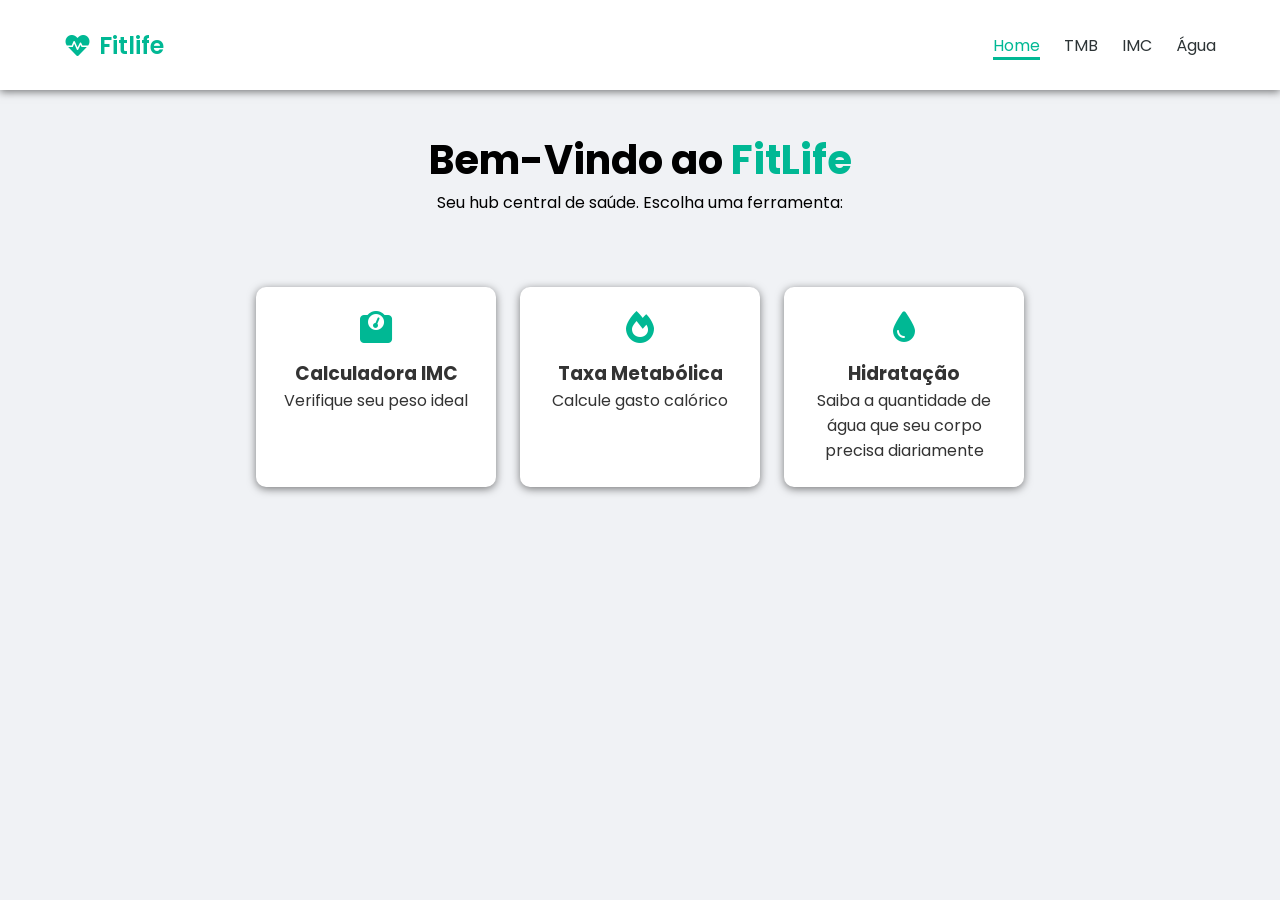
<file: index.html>
<!DOCTYPE html>
<html lang="pt-br">

<head>
    <meta charset="UTF-8">
    <meta name="viewport" content="width=device-width, initial-scale=1.0">
    <title>FitLife</title>
    <link rel="preconnect" href="https://fonts.googleapis.com">
    <link rel="preconnect" href="https://fonts.gstatic.com" crossorigin>
    <link href="https://fonts.googleapis.com/css2?family=Poppins:ital,wght@0,100;0,200;0,300;0,400;0,500;0,600;0,700;0,800;0,900;1,100;1,200;1,300;1,400;1,500;1,600;1,700;1,800;1,900&display=swap" rel="stylesheet">
    <link rel="stylesheet" href="css/style.css">
    <link rel="stylesheet" href="https://cdnjs.cloudflare.com/ajax/libs/font-awesome/6.0.0/css/all.min.css" />    
</head>



<body>

    <nav>
        <a class="logo" href="../index.html">
            <i class="fas fa-heartbeat"></i>
        Fitlife</a>
        <ul class="nav-links">
            <li><a class="nav-link" id="nav-active" href="index.html">Home</a></li>
            <li><a class="nav-link" href="pages/tmb.html">TMB</a></li>
            <li><a class="nav-link" href="pages/imc.html">IMC</a></li>
            <li><a class="nav-link" href="pages/water.html">Água</a></li>
        </ul>
    </nav>

    <header class="header-container">
        <h1 class="titulo">Bem-Vindo ao <span>FitLife</span></h1>
        <p>Seu hub central de saúde. Escolha uma ferramenta: </p>
    </header>

    <main>        
        <section class="cards-section">

            <a class="feature-card" href="pages/imc.html">
                <i class="fas fa-weight"></i>
                <h3>Calculadora IMC</h3>
                <p>Verifique seu peso ideal</p>
            </a>

            <a class="feature-card" href="pages/tmb.html">
                <i class="fas fa-fire"></i>
                <h3>Taxa Metabólica</h3>
                <p>Calcule gasto calórico</p>
            </a>

            <a class="feature-card" href="pages/water.html">
                <i class="fas fa-tint"></i>
                <h3>Hidratação</h3>
                <p>Saiba a quantidade de água que seu corpo precisa diariamente</p>
            </a>
        </section>
    </main>
</body>

</html>
</file>
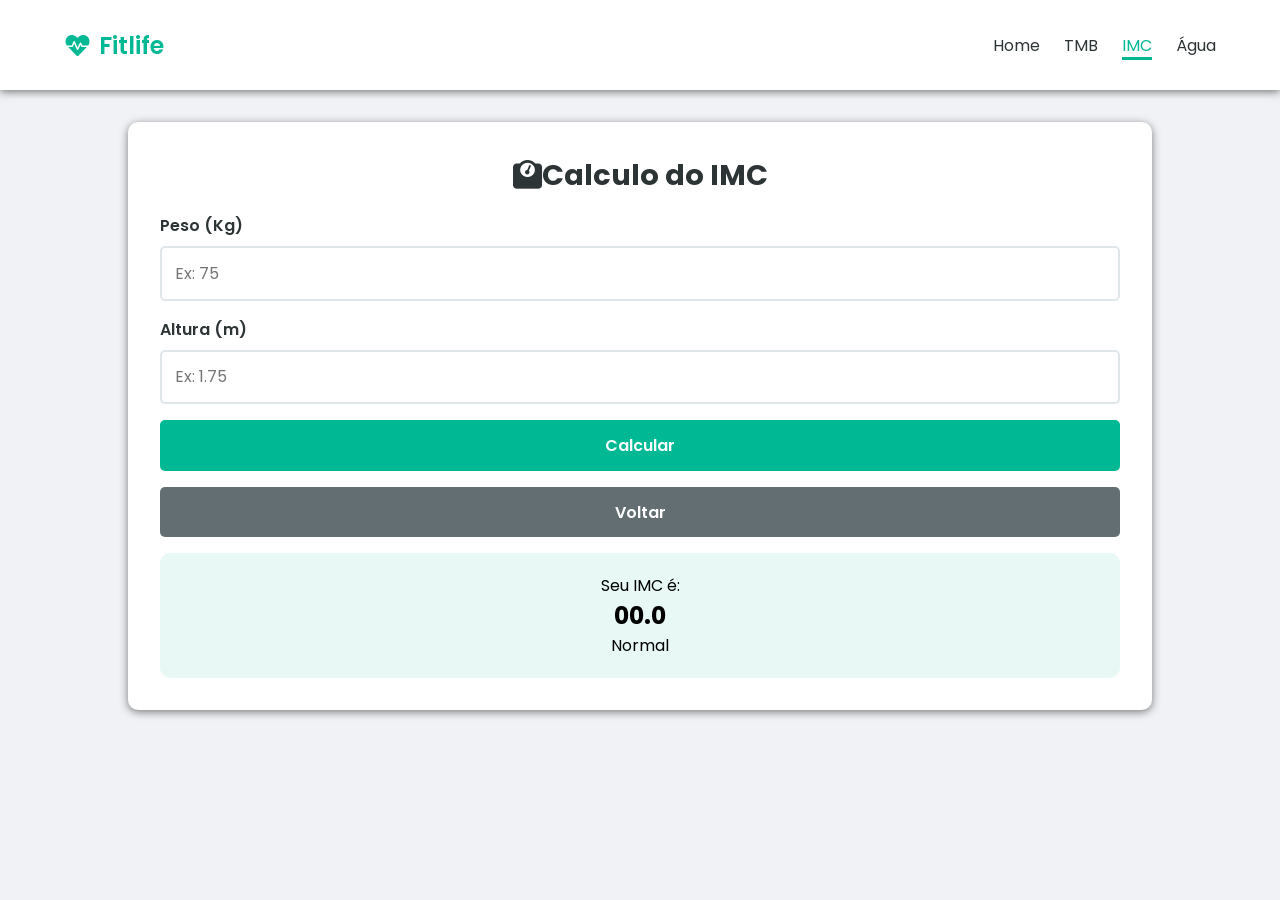
<file: pages/imc.html>
<!DOCTYPE html>
<html lang="pt-br">

<head>
    <meta charset="UTF-8">
    <meta name="viewport" content="width=device-width, initial-scale=1.0">
    <title>Fitlife | IMC</title>
    <link rel="preconnect" href="https://fonts.googleapis.com">
    <link rel="preconnect" href="https://fonts.gstatic.com" crossorigin>
    <link
        href="https://fonts.googleapis.com/css2?family=Poppins:ital,wght@0,100;0,200;0,300;0,400;0,500;0,600;0,700;0,800;0,900;1,100;1,200;1,300;1,400;1,500;1,600;1,700;1,800;1,900&display=swap"
        rel="stylesheet">
    <link rel="stylesheet" href="../css/style.css">
    <link rel="stylesheet" href="https://cdnjs.cloudflare.com/ajax/libs/font-awesome/6.0.0/css/all.min.css" />
</head>
<title>FitLife | IMC</title>
<body>

    <nav>
        <a class="logo" href="../index.html"><i class="fas fa-heartbeat"></i>Fitlife</a>

        <ul class="nav-links">
            <li><a class="nav-link" href="../index.html">Home</a></li>
            <li><a class="nav-link" href="tmb.html">TMB</a></li>
            <li><a class="nav-link" id="nav-active" href="imc.html">IMC</a></li>
            <li><a class="nav-link" href="water.html">Água</a></li>
        </ul>
    </nav>

    <main>
        <section class="tool-container">
            <div class="tool-container-title">
            <h2><i class="fas fa-weight"></i>Calculo do IMC</h2>
            </div>
            <form>
                <div class="form-group">
                    <label for="weight">Peso (Kg)</label>
                    <input type="text" id="weight" placeholder = "Ex: 75" required>
                </div>

                <div class="form-group">
                    <label for="height">Altura (m)</label>
                    <input type="number" id="height" placeholder = "Ex: 1.75" required step="any">
                </div>

                 <button
            type="submit"
            class="action-btn"
            onclick="calculateIMC(event)"
          >
            Calcular
          </button>
          <a href="../index.html" class="action-btn btn-back">Voltar</a>
        </form>

        <div id="result" class="result-box">
          <p>Seu IMC é:</p>
          <h1 id="imc-value">00.0</h1>
          <p id="imc-desc">Normal</p>
        </div>
      </section>
    </main>

    <script src="../js/imc.js"></script>
</body>

</html>
</file>
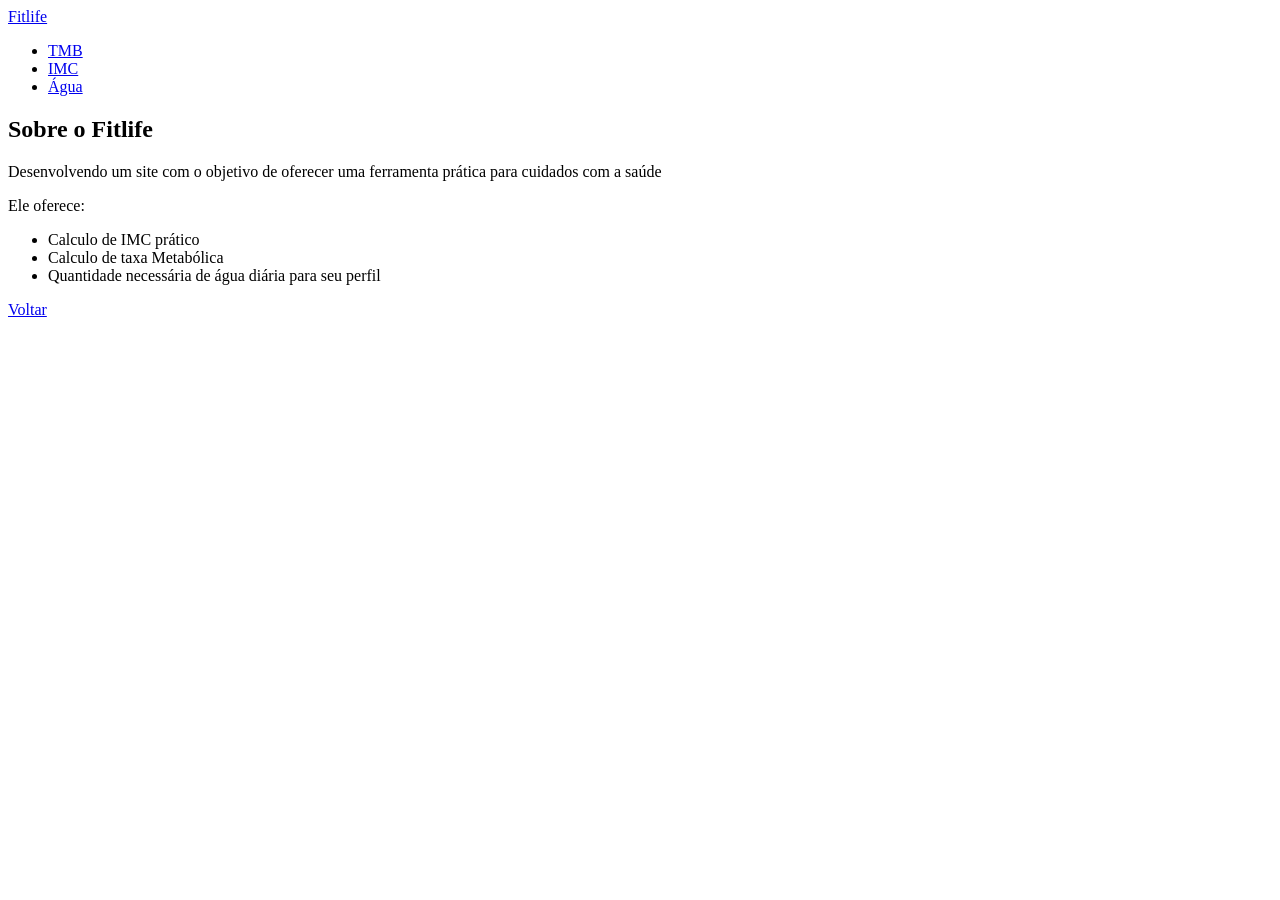
<file: pages/sobre.html>
<!DOCTYPE html>
<html lang="pt-br">

<head>
    <meta charset="UTF-8">
    <meta name="viewport" content="width=device-width, initial-scale=1.0">
    <title>Fitlife | Sobre</title>
</head>

<body>

    <body style="font-family: Poppins;">
        <a href="../index.html">Fitlife</a>
        <nav>

            <ul>
                <li><a href="tmb.html">TMB</a></li>
                <li><a href="imc.html">IMC</a></li>
                <li><a href="water.html">Água</a></li>
            </ul>
        </nav>

        <main>
            <section>
                <header>
                    <h1>Sobre o Fitlife</h1>
                    <p>Desenvolvendo um site com o objetivo de oferecer uma ferramenta prática para cuidados com a saúde
                    </p>
                    <p>Ele oferece: </p>
                    <ul>
                        <li>Calculo de IMC prático</li>
                        <li>Calculo de taxa Metabólica</li>
                        <li>Quantidade necessária de água diária para seu perfil</li>
                    </ul>
                </header>
            </section>

            <a href="../index.html">Voltar</a>
        </main>
    </body>

</html>
</file>
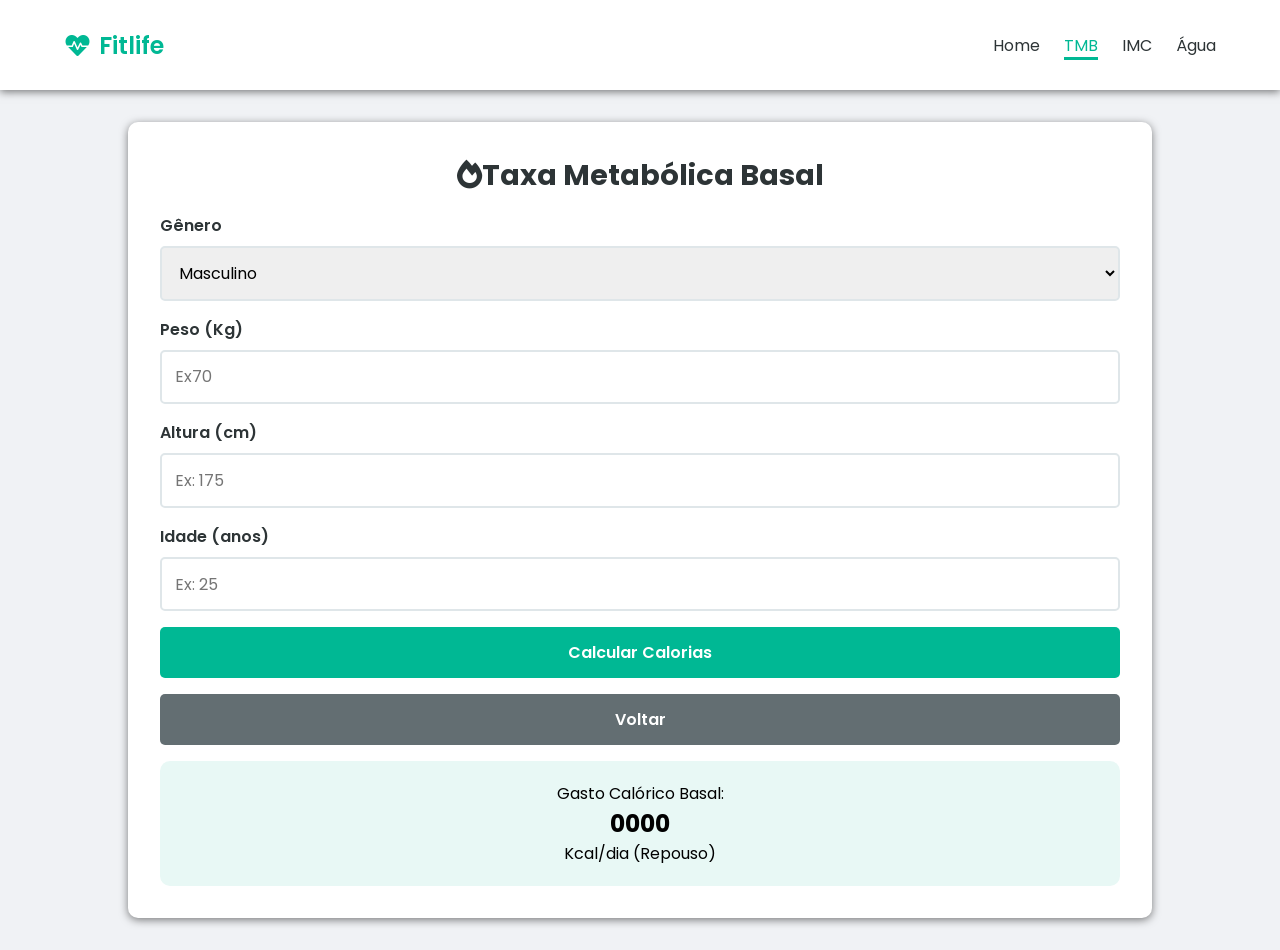
<file: pages/tmb.html>
<!DOCTYPE html>
<html lang="pt-br">

<head>
    <meta charset="UTF-8">
    <meta name="viewport" content="width=device-width, initial-scale=1.0">
    <title>Fitlife | TMB</title>
    <link rel="preconnect" href="https://fonts.googleapis.com">
    <link rel="preconnect" href="https://fonts.gstatic.com" crossorigin>

    <link
        href="https://fonts.googleapis.com/css2?family=Poppins:ital,wght@0,100;0,200;0,300;0,400;0,500;0,600;0,700;0,800;0,900;1,100;1,200;1,300;1,400;1,500;1,600;1,700;1,800;1,900&display=swap"
        rel="stylesheet">
    <link rel="stylesheet" href="../css/style.css">
    <link rel="stylesheet" href="https://cdnjs.cloudflare.com/ajax/libs/font-awesome/6.0.0/css/all.min.css" />
</head>
<title>FitLife | TMB</title>

<body>
    <nav>
        <a class="logo" href="../index.html"><i class="fas fa-heartbeat"></i>Fitlife</a>
        <ul class="nav-links">
            <li><a class="nav-link" href="../index.html">Home</a></li>
            <li><a class="nav-link" id="nav-active" href="tmb.html">TMB</a></li>
            <li><a class="nav-link" href="imc.html">IMC</a></li>
            <li><a class="nav-link" href="water.html">Água</a></li>
        </ul>
    </nav>

    <main>
        <section class="tool-container">
            <div class="tool-container-title">
                <h2><i class="fas fa-fire"></i>Taxa Metabólica Basal</h2>
            </div>

            <form>
                <div class="form-group">
                    <label for="gender">Gênero</label>
                    <select id="gender">
                        <option value="male">Masculino</option>
                        <option value="female">Feminino</option>
                    </select>
                </div>

                <div class="form-group">
                    <label for="weight">Peso (Kg)</label>
                    <input type="number" id="weight" placeholder="Ex70" required>
                </div>

                <div class="form-group">
                    <label for="height">Altura (cm)</label>
                    <input type="number" id="height" placeholder="Ex: 175" required>
                </div>

                <div class="form-group">
                    <label for="age">Idade (anos)</label>
                    <input type="number" id="age" placeholder="Ex: 25" required>
                </div>

          <button type="submit" class="action-btn" onclick="calculateTMB(event)">
            Calcular Calorias
          </button>
          <a href="../index.html" class="action-btn btn-back">Voltar</a>
        </form>

        <div id="result" class="result-box">
          <p>Gasto Calórico Basal:</p>
          <h1 id="tmb-value" class="text-primary">0000</h1>
          <p>Kcal/dia (Repouso)</p>
        </div>
      </section>
    </main>

    <script src="../js/tmb.js"></script>
    </main>
</body>

</html>
</file>
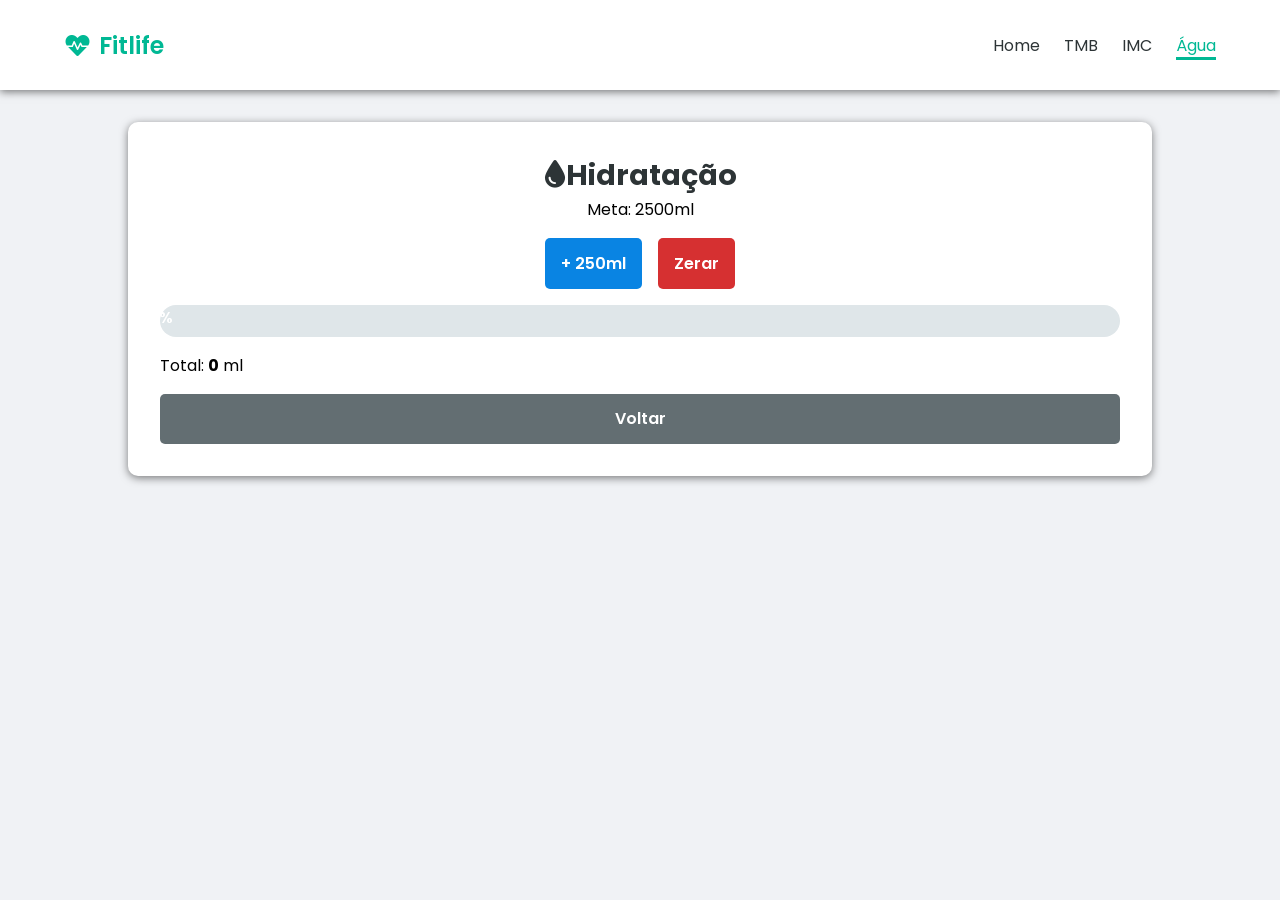
<file: pages/water.html>
<!DOCTYPE html>
<html lang="pt-br">
  <head>
    <meta charset="UTF-8" />
    <meta name="viewport" content="width=device-width, initial-scale=1.0">
    <title>Fitlife | ÁGUA</title>
    <link rel="preconnect" href="https://fonts.googleapis.com">
    <link rel="preconnect" href="https://fonts.gstatic.com" crossorigin>
    <link rel="stylesheet" href="../css/style.css">
    <link rel="stylesheet" href="../css/water.css">
    <link
      rel="stylesheet"
      href="https://cdnjs.cloudflare.com/ajax/libs/font-awesome/6.0.0/css/all.min.css"
    />
    <link
      href="https://fonts.googleapis.com/css2?family=Poppins:ital,wght@0,100;0,200;0,300;0,400;0,500;0,600;0,700;0,800;0,900;1,100;1,200;1,300;1,400;1,500;1,600;1,700;1,800;1,900&display=swap"
      rel="stylesheet"
    />
  </head>

  <body style="font-family: Poppins">
    <nav>
      <a class="logo" href="../index.html">
        <i class="fas fa-heartbeat"></i>Fitlife
      </a>

      <ul class="nav-links">
        <li><a class="nav-link" href="../index.html">Home</a></li>
        <li><a class="nav-link" href="tmb.html">TMB</a></li>
        <li><a class="nav-link" href="imc.html">IMC</a></li>
        <li><a class="nav-link" id="nav-active" href="water.html">Água</a></li>
      </ul>
    </nav>

    <main>
      <section class="tool-container">
        <div class="tool-container-title">
          <h2><i class="fas fa-tint"></i>Hidratação</h2>
          <p>Meta: 2500ml</p>
        </div>
        

         <div class="water-controls">
          <button class="action-btn btn-water-add" onclick="addWater(250)">
            + 250ml
          </button>
          <button class="action-btn btn-water-reset" onclick="resetWater()">
            Zerar
          </button>
        </div>

        <div class="progress-container">
          <div class="progress-bar" id="water-bar">0%</div>
        </div>

        <p>Total: <strong id="water-total">0</strong> ml</p>

        <a href="../index.html" class="action-btn btn-back">Voltar</a>
      </section>
    </main>

    <script src="../js/water.js"></script>
  </body>
</html>
</file>
<file: css/style.css>
:root {
  --primary-color: #00b894;
  --primary-dark: #019477;
  --secondary-color: #2d3436;
  --background-color: #f0f2f5;
  --card-color: #ffffff;
  --text-color: #333333;
  --muted-color: #636e72;
  --danger-color: #d63031;
  --water-color: #0984e3;
  --border-color: #dfe6e9;

  --shadow-md: box-shadow: 0px 2px 8px rgba(0, 0, 0, 0.5);
  --result-box: #e8f8f5;
}

*{
    margin: 0;
    padding: 0;
    box-sizing: border-box;
}

body{
    font-family: Poppins;
    background-color: var(--background-color);
}

nav{
    display: flex;
    justify-content: space-between;
    align-items: center;

    background-color: var(--card-color);
    padding: 0 5%;
    height: 10vh;
    box-shadow:0px 2px 8px rgba(0, 0, 0, 0.5);
}

.logo{
    display: flex;
    align-items: center;

    gap: 0.5rem;

    font-size: 1.5rem;
    color:var(--primary-color);
    text-decoration: none;
    font-weight: 600;
}

.nav-links{
    display: flex;
    list-style: none;
    gap: 1.5rem;
}
.nav-link{
    text-decoration: none;
    color: var(--secondary-color);
    font-size: 1rem;
}
.nav-link:hover{
    color:var(--primary-color);
}

#nav-active{
    border-bottom: 3px var(--primary-color) solid;
    color:var(--primary-color);
}

.header-container{
    text-align: center;
    padding: 2.5rem 0;
}

.header-container h1{
    font-size: 2.5rem;
}

.header-container span{
    color:var(--primary-color);
}

main {
    width: 80%;
    margin: 0 auto;

    padding: 2rem 0;
}

.cards-section{
    text-align: center;
    

    display: flex;
    justify-content: center;
    flex-wrap: wrap;
    gap: 1.5rem;
}

.feature-card{
    background-color: var(--card-color);
    color: var(--text-color);
    padding: 1.5rem;
    border-radius: 10px;
    text-align: center;
    text-decoration: none;
    box-shadow: 0px 2px 8px rgba(0, 0, 0, 0.5);
    width: 15rem;
}

.feature-card:hover{
    border: 2px solid var(--primary-color);
}

.feature-card i{
    font-size: 2rem;
    color:var(--primary-color);
    margin-bottom: 1rem;
}
.tool-container{
    display: flex;
    flex-direction: column;
    gap: 1rem;

    width: 100%;
    padding: 2rem;

    background-color: var(--card-color);
    border-radius: 10px;
    box-shadow: 0px 2px 8px rgba(0, 0, 0, 0.5);

}
.tool-container-title{
    text-align: center;
}
.tool-container-title h2{
    color: var(--secondary-color);
    font-size: 1.8rem;
}
.tool-container form{
    display: flex;
    flex-direction: column;
    gap: 1rem;
}
.form-group{
    display: flex;
    flex-direction: column;
    gap: 0.5rem;
}
.form-group label{
    font-weight: 600;
    color: var(--secondary-color);
}

.form-group input, .form-group select{
    padding: 0.8rem;
    border: 2px solid var(--border-color);
    border-radius: 5px;
    font-size: 1rem;
    font-family: inherit;
}
.form-group input:focus, .form-group select:focus{
    outline: none;
    border-color: var(--primary-color);
}

.action-btn{
    padding: 0.8rem 1rem;
    background-color: var(--primary-color);
    color: var(--card-color);
    border: none;
    border-radius: 5px;
    font-size: 1rem;
    font-weight: 600;
    font-family: inherit;
    cursor: pointer;
    text-decoration: none;
    text-align: center;
    transition: 0.3s;
}
.action-btn:hover{
    background-color: var(--primary-dark);
}
.btn-back{
    background-color: var(--muted-color);
}
.btn-back:hover{
    background-color: var(--secondary-color);
}

.result-box{
    background-color: var(--result-box);
    padding: 1.25rem;
    border-radius: 10px;
    text-align: center;

}

@media(max-width: 480px) {
    nav{
        flex-direction: column;
        justify-content: center;
        height: 12vh;
    }
    .logo{
        font-size: 1.2rem;
    }
    .nav-links{
        gap: 0.5rem;
    }
}
</file>
<file: css/water.css>
.water-controls{
    display: flex;
    justify-content: center;
    align-items: center;

    flex-wrap: wrap;
    gap: 1rem;
}
.btn-water-add{
    background-color: var(--water-color);
}
.btn-water-add:hover{
    background-color: #076ebc;
}

.btn-water-reset{
    background-color: var(--danger-color);
}

.btn-water-reset:hover{
    background-color: #b71c1c;
}

.progress-container{
    width: 100%;
    height: 2rem;
    background-color: var(--border-color);
    border-radius: 2rem;
}

.progress-bar{
    display: flex;
    justify-content: center;

    width: 0%;
    height: 100%;
    background-color: var(--water-color);
    color: var(--card-color);
    font-weight: 600;
}
</file>
